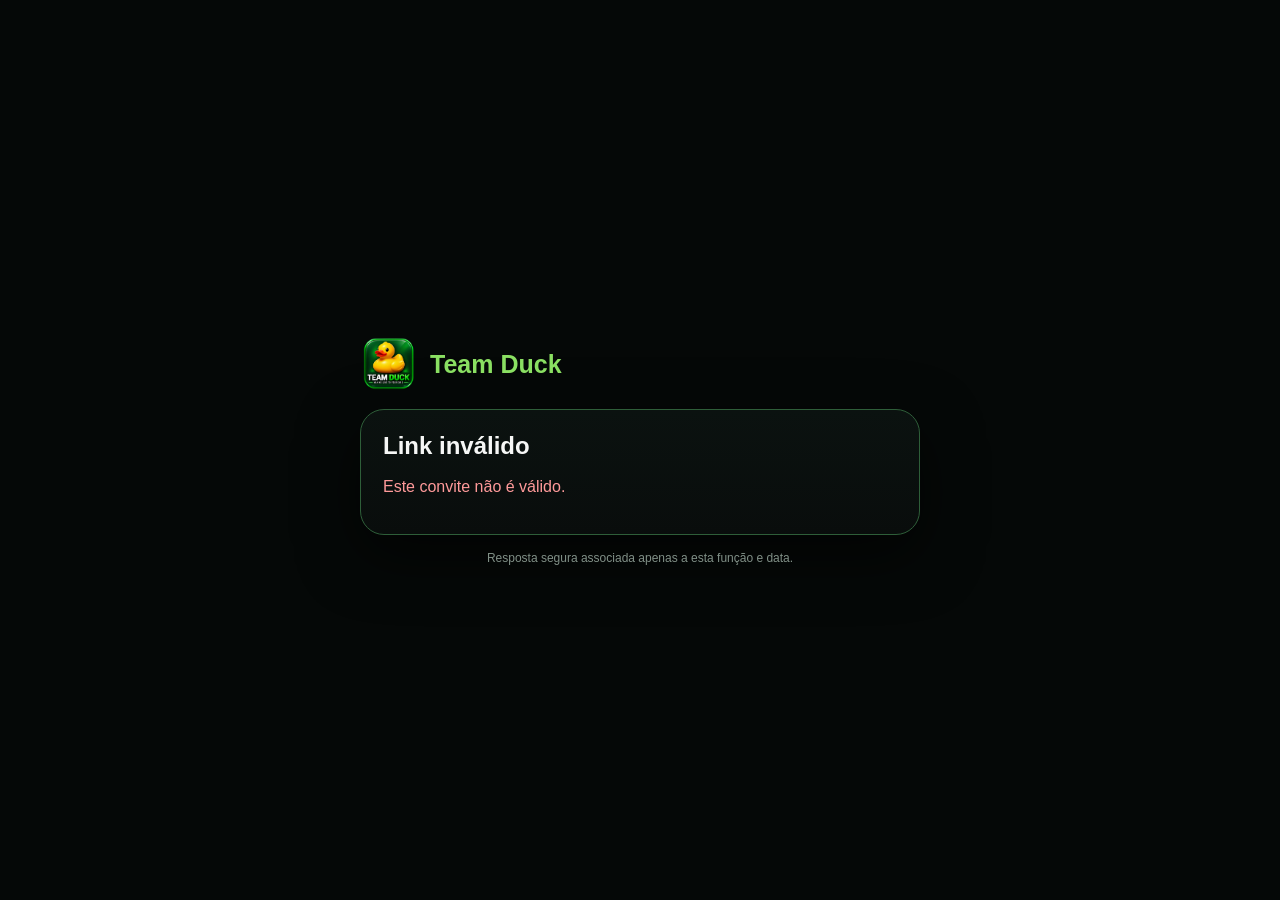
<file: confirm.html>
<!doctype html><html lang="pt-PT"><head><meta charset="utf-8"><meta name="viewport" content="width=device-width,initial-scale=1,viewport-fit=cover"><meta name="theme-color" content="#061008"><title>Team Duck · Confirmar disponibilidade</title><style>*{box-sizing:border-box}html,body{margin:0;background:#050807;color:#f6f7f6;font-family:-apple-system,BlinkMacSystemFont,"Segoe UI",sans-serif}body{min-height:100vh;display:grid;place-items:center;padding:22px}.wrap{width:min(100%,560px)}.brand{display:flex;align-items:center;gap:12px;margin-bottom:16px}.brand img{width:58px;height:58px;border-radius:16px}.brand strong{font-size:25px;color:#8adf62}.card{background:linear-gradient(180deg,#0b1210,#090d0c);border:1px solid #2e5e39;border-radius:24px;padding:22px;box-shadow:0 20px 60px #0009}h1{font-size:24px;margin:0 0 18px}.row{padding:12px 0;border-bottom:1px solid #1f2b25}.row:last-of-type{border-bottom:0}.k{display:block;color:#81d85d;font-size:12px;font-weight:800;text-transform:uppercase;margin-bottom:4px}.v{font-size:17px}.status{margin-top:16px;padding:12px 14px;border-radius:14px;background:#121d18;color:#dbe7df}.actions{display:grid;grid-template-columns:1fr;gap:12px;margin-top:20px}button{border:0;border-radius:15px;padding:15px;font:inherit;font-size:17px;font-weight:800;color:white}.yes{background:#2d9f54}.no{background:#8e3333}.msg{padding:12px 14px;margin-bottom:16px;border-radius:14px;background:#102219;color:#dff5e7}.error{color:#ff9a9a}.foot{text-align:center;color:#819087;font-size:12px;margin-top:16px}</style></head><body><main class="wrap"><div class="brand"><img src="401FB0DA-DAD2-49CE-89E0-A9850A0722F7.png" alt="Team Duck"><strong>Team Duck</strong></div><section class="card"><div id="content"><h1>A carregar convite…</h1></div></section><div class="foot">Resposta segura associada apenas a esta função e data.</div></main><script>const SUPA='https://fnuchugrbwvmmtfbpboa.supabase.co/functions/v1';const qs=new URLSearchParams(location.search);const token=qs.get('token')||'';let inviteKind='concert';const esc=s=>String(s??'').replace(/[&<>"']/g,m=>({'&':'&amp;','<':'&lt;','>':'&gt;','"':'&quot;',"'":'&#39;'}[m]));function statusLabel(s){return s==='accepted'?'✅ Disponível':s==='declined'?'❌ Indisponível':'⏳ A aguardar resposta'}async function load(){const host=document.getElementById('content');if(!token){host.innerHTML='<h1>Link inválido</h1><p class="error">Este convite não é válido.</p>';return}try{const r=await fetch(`${SUPA}/concert-invite?token=${encodeURIComponent(token)}`,{cache:'no-store'});const j=await r.json();if(!r.ok||!j.ok)throw new Error('expired');inviteKind=j.kind||'concert';const c=j.concert;const dt=new Intl.DateTimeFormat('pt-PT',{dateStyle:'full',timeStyle:'short',timeZone:'Europe/Lisbon'}).format(new Date(c.starts_at));const loc=[c.venue,c.city].filter(Boolean).join(' · ')||'Por definir';host.innerHTML=`<h1>Confirmar disponibilidade</h1><div class="row"><span class="k">Técnico</span><span class="v">${esc(c.technician_name)}</span></div><div class="row"><span class="k">Artista</span><span class="v">${esc(c.artist_name)}</span></div><div class="row"><span class="k">Data e hora</span><span class="v">${esc(dt)}</span></div><div class="row"><span class="k">Local</span><span class="v">${esc(loc)}</span></div><div class="row"><span class="k">Função</span><span class="v">${esc(c.work_position||'Por definir')}</span></div><div class="status" id="status">${statusLabel(c.technician_response)}</div><div class="actions"><button class="yes" onclick="answer('accepted')">✅ SIM, estou disponível</button><button class="no" onclick="answer('declined')">❌ NÃO, não estou disponível</button></div>`}catch(e){host.innerHTML='<h1>Convite indisponível</h1><p class="error">Este link é inválido ou expirou.</p>'}}async function answer(value){const buttons=document.querySelectorAll('button');buttons.forEach(b=>b.disabled=true);try{const endpoint=inviteKind==='assignment'?'assignment-response':'concert-response';const suffix=inviteKind==='assignment'?'': '&source=whatsapp&format=json';const r=await fetch(`${SUPA}/${endpoint}?token=${encodeURIComponent(token)}&answer=${encodeURIComponent(value)}${suffix}`,{cache:'no-store'});const j=await r.json();if(!r.ok||!j.ok)throw new Error('failed');document.getElementById('content').innerHTML=`<div class="msg">${value==='accepted'?'Disponibilidade confirmada. Obrigado.':'Indisponibilidade registada. Obrigado.'}</div><h1>${value==='accepted'?'✅ Resposta registada':'❌ Resposta registada'}</h1><p>Podes fechar esta página.</p>`}catch(e){buttons.forEach(b=>b.disabled=false);alert('Não foi possível registar a resposta. Tenta novamente.')}}load();</script></body></html>
</file>
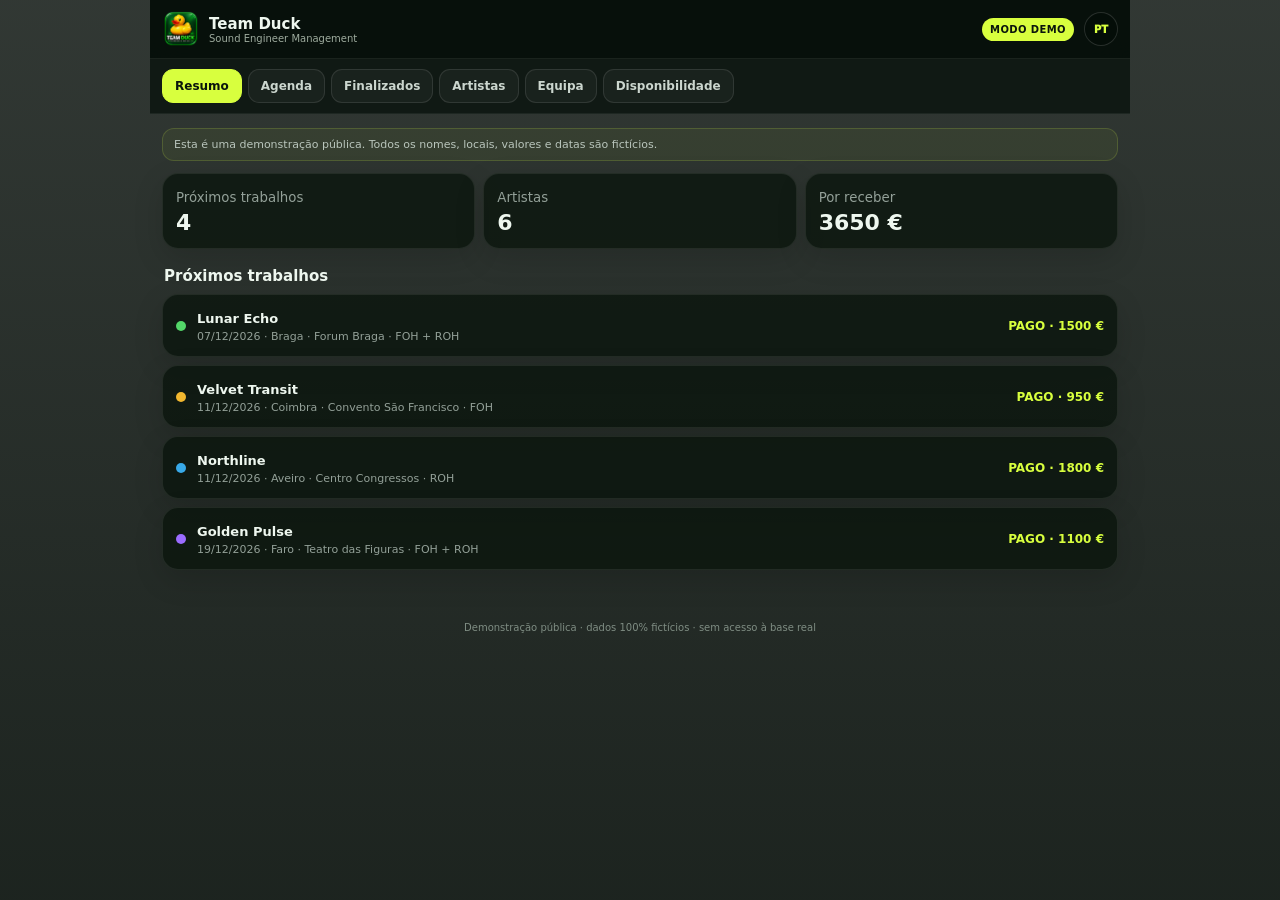
<file: demo-public.html>
<!doctype html><html lang="pt-PT"><head><meta charset="UTF-8"><meta name="viewport" content="width=device-width,initial-scale=1,maximum-scale=1,viewport-fit=cover"><meta name="theme-color" content="#0b170f"><title>Team Duck · Demo</title><link rel="icon" href="/401FB0DA-DAD2-49CE-89E0-A9850A0722F7.png"><style>*{box-sizing:border-box}body{margin:0;background:linear-gradient(rgba(4,12,7,.82),rgba(4,12,7,.9)),url('/team-duck-cinematic-bg.jpg') center/cover fixed;color:#eef7ef;font-family:Inter,system-ui,-apple-system,BlinkMacSystemFont,'Segoe UI',sans-serif;min-height:100vh}button{font:inherit}.shell{max-width:980px;margin:auto;min-height:100vh}.top{position:sticky;top:0;z-index:20;display:flex;align-items:center;gap:10px;padding:10px 12px;background:rgba(5,14,9,.94);backdrop-filter:blur(14px);border-bottom:1px solid rgba(255,255,255,.08)}.brand{display:flex;align-items:center;gap:9px;min-width:0}.brand img{width:38px;height:38px;border-radius:10px;object-fit:cover}.brand b{font-size:15px}.brand small{display:block;color:#9fac9f;font-size:10px}.spacer{flex:1}.badge{font-size:10px;font-weight:900;letter-spacing:.04em;padding:6px 8px;border-radius:999px;background:#d8ff3e;color:#0a150c;white-space:nowrap}.lang{position:relative}.lang>button{width:34px;height:34px;border-radius:50%;border:1px solid rgba(255,255,255,.14);background:rgba(4,13,8,.75);color:#d8ff3e;font-size:10px;font-weight:950}.lang-menu{position:absolute;right:0;top:40px;padding:5px;background:#07100b;border:1px solid rgba(255,255,255,.12);border-radius:12px;box-shadow:0 12px 30px #0008}.lang-menu[hidden]{display:none}.lang-menu button{display:block;width:48px;border:0;background:transparent;color:#c8d0ca;padding:8px;border-radius:8px;font-size:11px;font-weight:900}.nav{display:flex;gap:6px;overflow:auto;padding:10px 12px;border-bottom:1px solid rgba(255,255,255,.06);background:rgba(5,14,9,.72);scrollbar-width:none}.nav button{border:1px solid rgba(255,255,255,.1);background:rgba(255,255,255,.04);color:#cbd6ce;border-radius:11px;padding:9px 12px;font-size:12px;font-weight:800;white-space:nowrap}.nav button.active{background:#d8ff3e;color:#0a150c;border-color:#d8ff3e}.page{padding:14px 12px 34px}.demo-note{font-size:11px;color:#b9c5bc;padding:9px 11px;border:1px solid rgba(216,255,62,.16);background:rgba(216,255,62,.05);border-radius:12px;margin-bottom:12px}.stats{display:grid;grid-template-columns:repeat(3,1fr);gap:8px}.card,.item{background:rgba(7,18,11,.72);border:1px solid rgba(255,255,255,.08);border-radius:16px;padding:13px;box-shadow:0 10px 30px rgba(0,0,0,.14)}.card small,.item small{color:#93a098}.card b{display:block;font-size:22px;margin-top:4px}.section-title{margin:18px 2px 9px;font-size:15px}.list{display:grid;gap:8px}.item{display:flex;align-items:center;gap:11px}.dot{width:10px;height:10px;border-radius:50%;flex:0 0 10px}.main{min-width:0;flex:1}.main strong{font-size:13px}.main small{display:block;margin-top:3px;font-size:11px}.money{font-size:12px;font-weight:900;color:#d8ff3e}.past{filter:grayscale(1);opacity:.62}.avatar{width:42px;height:42px;border-radius:50%;display:grid;place-items:center;background:#163322;border:1px solid rgba(255,255,255,.1);font-weight:950;color:#d8ff3e}.status{font-size:10px;font-weight:900;padding:5px 7px;border-radius:999px}.green{background:#163c20;color:#7bed8b}.yellow{background:#3f3513;color:#ffd961}.red{background:#431c1c;color:#ff8d8d}.paid{background:#163c20;color:#8cf19c}.muted{color:#9ba79e}.footer{padding:18px 12px 30px;text-align:center;color:#7f8d83;font-size:10px}@media(max-width:600px){.brand small{display:none}.badge{font-size:9px;padding:5px 7px}.stats{gap:6px}.card{padding:11px}.card b{font-size:18px}.item{padding:11px}.money{font-size:11px}.top{gap:7px}.brand img{width:34px;height:34px}.brand b{font-size:13px}}</style></head><body><div class="shell"><header class="top"><div class="brand"><img src="/401FB0DA-DAD2-49CE-89E0-A9850A0722F7.png"><div><b>Team Duck</b><small>Sound Engineer Management</small></div></div><div class="spacer"></div><span class="badge" id="demoBadge">MODO DEMO</span><div class="lang"><button id="langBtn">PT</button><div id="langMenu" class="lang-menu" hidden><button data-lang="pt">PT</button><button data-lang="en">EN</button><button data-lang="fr">FR</button></div></div></header><nav class="nav" id="nav"></nav><main id="content"></main><div class="footer" id="footer">Demonstração pública · dados 100% fictícios · sem acesso à base real</div></div><script>(()=>{const L={pt:{tabs:['Resumo','Agenda','Finalizados','Artistas','Equipa','Disponibilidade'],demo:'MODO DEMO',note:'Esta é uma demonstração pública. Todos os nomes, locais, valores e datas são fictícios.',up:'Próximos trabalhos',artists:'Artistas',due:'Por receber',next:'Próximos trabalhos',closed:'Trabalhos finalizados e pagos',team:'Equipa fictícia',avail:'Disponibilidade da equipa',free:'Livre',hold:'Reserva',busy:'Ocupado',paid:'PAGO',footer:'Demonstração pública · dados 100% fictícios · sem acesso à base real'},en:{tabs:['Overview','Schedule','Completed','Artists','Team','Availability'],demo:'DEMO MODE',note:'This is a public demo. All names, venues, amounts and dates are fictional.',up:'Upcoming jobs',artists:'Artists',due:'Outstanding',next:'Upcoming jobs',closed:'Completed and paid jobs',team:'Fictional team',avail:'Team availability',free:'Available',hold:'Hold',busy:'Busy',paid:'PAID',footer:'Public demo · 100% fictional data · no access to the real database'},fr:{tabs:['Résumé','Agenda','Finalisés','Artistes','Équipe','Disponibilité'],demo:'MODE DÉMO',note:'Ceci est une démonstration publique. Tous les noms, lieux, montants et dates sont fictifs.',up:'Prochains travaux',artists:'Artistes',due:'À recevoir',next:'Prochains travaux',closed:'Travaux finalisés et payés',team:'Équipe fictive',avail:"Disponibilité de l’équipe",free:'Libre',hold:'Réserve',busy:'Occupé',paid:'PAYÉ',footer:'Démo publique · données 100 % fictives · aucun accès à la base réelle'}};let lang=localStorage.getItem('team-duck-public-demo-lang')||'pt',tab=0;const tech=['Miguel Santos','Ana Martins','Tiago Lopes','Marta Ferreira','Bruno Costa','Inês Almeida'],artists=['Neon Harbor','Atlas Avenue','Lunar Echo','Velvet Transit','Northline','Golden Pulse'];const jobs=[['Neon Harbor','Lisboa','Altice Arena','FOH',850,-12],['Atlas Avenue','Porto','Super Bock Arena','ROH',1200,-4],['Lunar Echo','Braga','Forum Braga','FOH + ROH',1500,2],['Velvet Transit','Coimbra','Convento São Francisco','FOH',950,6],['Northline','Aveiro','Centro Congressos','ROH',1800,6],['Golden Pulse','Faro','Teatro das Figuras','FOH + ROH',1100,14]];const colors=['#53d769','#f2b72f','#38a9e8','#9b6cff','#ff6b57','#2fd0b2'];function date(d){const x=new Date();x.setDate(x.getDate()+d);return new Intl.DateTimeFormat(lang==='pt'?'pt-PT':lang==='fr'?'fr-FR':'en-GB',{day:'2-digit',month:'short',year:'numeric'}).format(x)}function money(v){return new Intl.NumberFormat(lang==='pt'?'pt-PT':lang==='fr'?'fr-FR':'en-GB',{style:'currency',currency:'EUR',maximumFractionDigits:0}).format(v)}function job(j,i,paid=false){return `<div class="item ${j[5]<0?'past':''}"><span class="dot" style="background:${j[5]<0?'#777':colors[i%colors.length]}"></span><div class="main"><strong>${j[0]}</strong><small>${date(j[5])} · ${j[1]} · ${j[2]} · ${j[3]}</small></div><span class="money">${paid?L[lang].paid+' · ':''}${money(j[4])}</span></div>`}function renderNav(){nav.innerHTML=L[lang].tabs.map((x,i)=>`<button class="${i===tab?'active':''}" data-i="${i}">${x}</button>`).join('');nav.querySelectorAll('button').forEach(b=>b.onclick=()=>{tab=+b.dataset.i;render()})}function render(){document.documentElement.lang=lang==='pt'?'pt-PT':lang;langBtn.textContent=lang.toUpperCase();demoBadge.textContent=L[lang].demo;footer.textContent=L[lang].footer;renderNav();let h=`<section class="page"><div class="demo-note">${L[lang].note}</div>`;if(tab===0)h+=`<div class="stats"><div class="card"><small>${L[lang].up}</small><b>4</b></div><div class="card"><small>${L[lang].artists}</small><b>6</b></div><div class="card"><small>${L[lang].due}</small><b>${money(3650)}</b></div></div><h3 class="section-title">${L[lang].next}</h3><div class="list">${jobs.filter(x=>x[5]>=0).slice(0,4).map(job).join('')}</div>`;if(tab===1)h+=`<h3 class="section-title">${L[lang].tabs[1]}</h3><div class="list">${jobs.map(job).join('')}</div>`;if(tab===2)h+=`<h3 class="section-title">${L[lang].closed}</h3><div class="list">${jobs.slice(0,3).map((j,i)=>job(j,i,true)).join('')}</div>`;if(tab===3)h+=`<h3 class="section-title">${L[lang].tabs[3]}</h3><div class="list">${artists.map((a,i)=>`<div class="item"><span class="dot" style="background:${colors[i]}"></span><div class="main"><strong>${a}</strong><small>${['Lisboa','Porto','Braga','Coimbra','Aveiro','Faro'][i]} · ${money([850,1200,1500,950,1800,1100][i])}</small></div></div>`).join('')}</div>`;if(tab===4)h+=`<h3 class="section-title">${L[lang].team}</h3><div class="list">${tech.map((x,i)=>`<div class="item"><div class="avatar">${x.split(' ').map(y=>y[0]).slice(0,2).join('')}</div><div class="main"><strong>${x}</strong><small>${i<3?'Partner':'Substitute'} · ${['Lisboa','Porto','Braga','Coimbra','Aveiro','Faro'][i]}</small></div></div>`).join('')}</div>`;if(tab===5){const s=[['green',L[lang].free],['yellow',L[lang].hold],['red',L[lang].busy],['green',L[lang].free],['red',L[lang].busy],['yellow',L[lang].hold]];h+=`<h3 class="section-title">${L[lang].avail}</h3><div class="list">${tech.map((x,i)=>`<div class="item"><div class="avatar">${x.split(' ').map(y=>y[0]).slice(0,2).join('')}</div><div class="main"><strong>${x}</strong><small>${date(7)}</small></div><span class="status ${s[i][0]}">${s[i][1]}</span></div>`).join('')}</div>`}content.innerHTML=h+'</section>'}langBtn.onclick=e=>{e.stopPropagation();langMenu.hidden=!langMenu.hidden};langMenu.querySelectorAll('button').forEach(b=>b.onclick=e=>{e.stopPropagation();lang=b.dataset.lang;localStorage.setItem('team-duck-public-demo-lang',lang);langMenu.hidden=true;render()});document.addEventListener('click',()=>langMenu.hidden=true);render()})();</script></body></html>
</file>
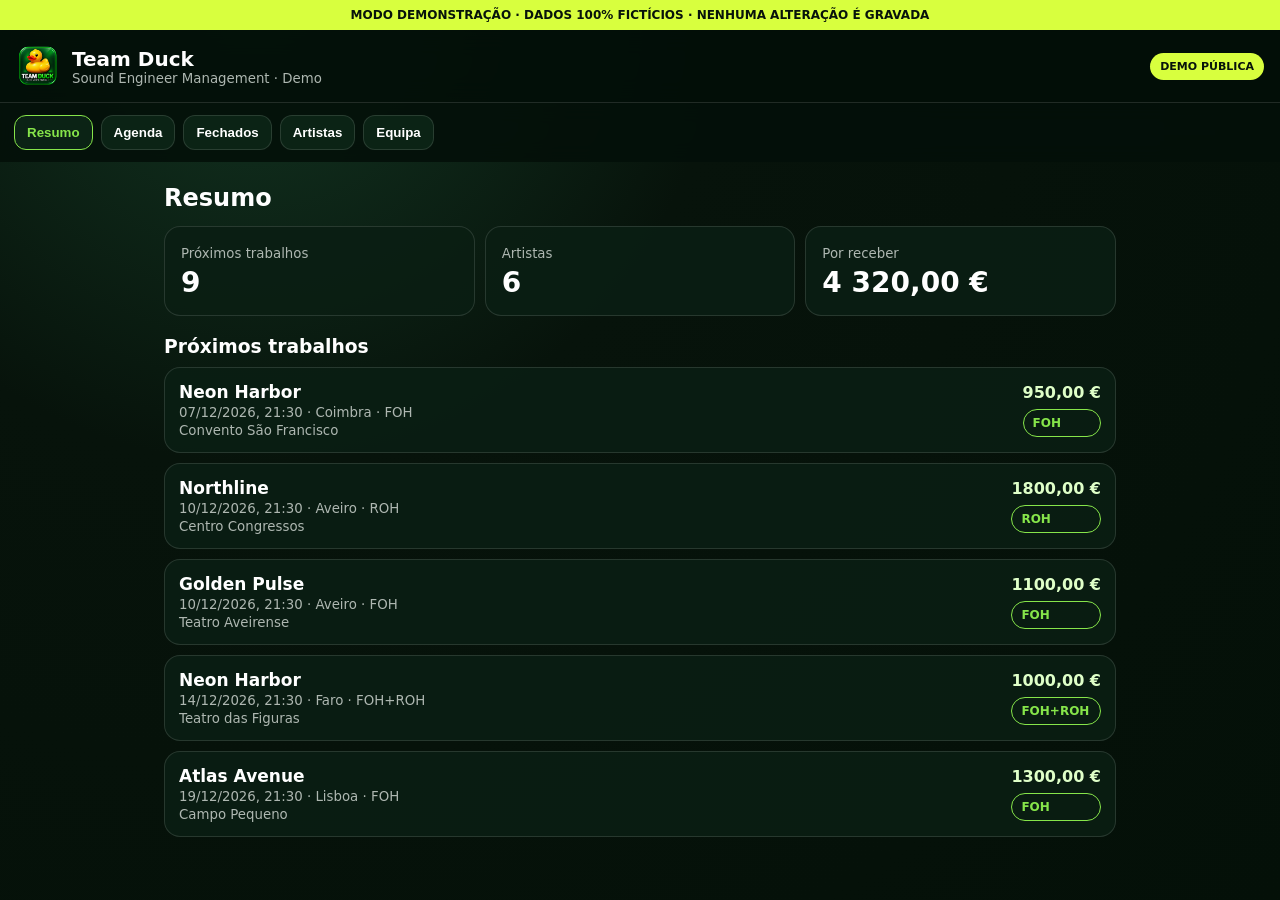
<file: demo.html>
<!doctype html><html lang="pt-PT"><head><meta charset="UTF-8"><meta name="viewport" content="width=device-width,initial-scale=1,maximum-scale=1,viewport-fit=cover"><meta name="theme-color" content="#00843D"><title>Team Duck · Demo</title><link rel="icon" href="/401FB0DA-DAD2-49CE-89E0-A9850A0722F7.png"><style>:root{color-scheme:dark;--g:#86e54a;--bg:#07130b;--panel:rgba(10,31,19,.9);--line:rgba(255,255,255,.12);--muted:#aeb7b1}*{box-sizing:border-box}body{margin:0;font-family:Inter,ui-sans-serif,system-ui,-apple-system,BlinkMacSystemFont,"Segoe UI",sans-serif;background:radial-gradient(circle at 20% 0,#133522 0,#07130b 34%,#041008 100%);color:#fff;min-height:100vh}header{position:sticky;top:0;z-index:5;display:flex;align-items:center;gap:12px;padding:14px 16px;background:rgba(3,15,8,.92);backdrop-filter:blur(12px);border-bottom:1px solid var(--line)}header img{width:44px;height:44px;object-fit:contain;border-radius:12px}header strong{font-size:20px}header small{display:block;color:var(--muted)}.badge{margin-left:auto;background:#d8ff3e;color:#07130b;padding:7px 10px;border-radius:999px;font-weight:900;font-size:11px}.banner{padding:8px 12px;text-align:center;background:#d8ff3e;color:#07130b;font-weight:900;font-size:12px}.nav{display:flex;gap:8px;overflow:auto;padding:12px 14px;position:sticky;top:73px;z-index:4;background:rgba(4,16,9,.9);backdrop-filter:blur(10px)}.nav button{border:1px solid var(--line);background:#0b2315;color:#fff;border-radius:12px;padding:9px 12px;font-weight:800;white-space:nowrap}.nav button.active{border-color:var(--g);color:var(--g)}main{max-width:980px;margin:0 auto;padding:18px 14px 50px}.page{display:none}.page.active{display:block}.stats{display:grid;grid-template-columns:repeat(3,1fr);gap:10px}.stat,.panel,.item{background:var(--panel);border:1px solid var(--line);border-radius:16px}.stat{padding:16px}.stat small{color:var(--muted)}.stat b{display:block;font-size:28px;margin-top:4px}.panel{padding:14px;margin-top:14px}.list{display:grid;gap:10px}.item{padding:14px;display:flex;justify-content:space-between;gap:12px;align-items:center}.item strong{display:block;font-size:17px}.item small{display:block;color:var(--muted);margin-top:3px}.money{font-weight:900;color:#dfffc8}.paid{color:#9dff9d;font-weight:900}.chip{padding:6px 9px;border-radius:999px;border:1px solid var(--g);color:var(--g);font-size:12px;font-weight:900}.muted{color:var(--muted)}h2{margin:4px 0 14px}h3{margin:20px 0 10px}@media(max-width:620px){.stats{grid-template-columns:1fr}.item{align-items:flex-start}.badge{display:none}.nav{top:73px}}</style></head><body><div class="banner">MODO DEMONSTRAÇÃO · DADOS 100% FICTÍCIOS · NENHUMA ALTERAÇÃO É GRAVADA</div><header><img src="/401FB0DA-DAD2-49CE-89E0-A9850A0722F7.png" alt="Team Duck"><div><strong>Team Duck</strong><small>Sound Engineer Management · Demo</small></div><span class="badge">DEMO PÚBLICA</span></header><nav class="nav"><button data-tab="resumo" class="active">Resumo</button><button data-tab="agenda">Agenda</button><button data-tab="fechados">Fechados</button><button data-tab="artistas">Artistas</button><button data-tab="equipa">Equipa</button></nav><main><section id="resumo" class="page active"><h2>Resumo</h2><div class="stats"><div class="stat"><small>Próximos trabalhos</small><b>9</b></div><div class="stat"><small>Artistas</small><b>6</b></div><div class="stat"><small>Por receber</small><b>4 320,00 €</b></div></div><h3>Próximos trabalhos</h3><div id="resumoList" class="list"></div></section><section id="agenda" class="page"><h2>Agenda</h2><div id="agendaList" class="list"></div></section><section id="fechados" class="page"><h2>Fechados</h2><p class="muted">Trabalhos pagos e finalizados.</p><div id="closedList" class="list"></div></section><section id="artistas" class="page"><h2>Artistas</h2><div id="artistList" class="list"></div></section><section id="equipa" class="page"><h2>Equipa</h2><div id="teamList" class="list"></div></section></main><script>const artists=[['Neon Harbor',850],['Atlas Avenue',1200],['Lunar Echo',1500],['Velvet Transit',950],['Northline',1800],['Golden Pulse',1100]];const team=[['Miguel Santos','Parceiro','Lisboa'],['Ana Martins','Parceiro','Porto'],['Tiago Lopes','Parceiro','Braga'],['Marta Ferreira','Substituto','Coimbra'],['Bruno Costa','Substituto','Aveiro'],['Inês Almeida','Substituto','Faro']];const rows=[['Neon Harbor','Coimbra','Convento São Francisco','FOH',950,2,false],['Northline','Aveiro','Centro Congressos','ROH',1800,5,false],['Golden Pulse','Aveiro','Teatro Aveirense','FOH',1100,5,false],['Neon Harbor','Faro','Teatro das Figuras','FOH+ROH',1000,9,false],['Atlas Avenue','Lisboa','Campo Pequeno','FOH',1300,14,false],['Lunar Echo','Lisboa','Coliseu','ROH',1550,14,false],['Velvet Transit','Porto','Casa da Música','FOH',900,21,false],['Northline','Braga','Theatro Circo','FOH+ROH',1750,30,false],['Golden Pulse','Coimbra','TAGV','ROH',1150,45,false],['Neon Harbor','Lisboa','Altice Arena','FOH',850,-20,true],['Atlas Avenue','Porto','Super Bock Arena','ROH',1200,-12,true],['Lunar Echo','Braga','Forum Braga','FOH+ROH',1500,-3,true]];const fmt=d=>new Intl.DateTimeFormat('pt-PT',{dateStyle:'medium',timeStyle:'short'}).format(d);const eur=v=>new Intl.NumberFormat('pt-PT',{style:'currency',currency:'EUR'}).format(v);function dateFor(days){const d=new Date();d.setDate(d.getDate()+days);d.setHours(21,30,0,0);return d}function card(r,closed=false){return `<article class="item"><div><strong>${r[0]}</strong><small>${fmt(dateFor(r[5]))} · ${r[1]} · ${r[3]}</small><small>${r[2]}</small>${closed?'<small class="paid">✓ Pago · Fechado</small>':''}</div><div><span class="money">${eur(r[4])}</span>${!closed?`<div class="chip" style="margin-top:7px">${r[3]}</div>`:''}</div></article>`}document.getElementById('resumoList').innerHTML=rows.filter(r=>!r[6]).slice(0,5).map(r=>card(r)).join('');document.getElementById('agendaList').innerHTML=rows.filter(r=>!r[6]).map(r=>card(r)).join('');document.getElementById('closedList').innerHTML=rows.filter(r=>r[6]).map(r=>card(r,true)).join('');document.getElementById('artistList').innerHTML=artists.map(a=>`<article class="item"><div><strong>${a[0]}</strong><small>booking@demo.invalid</small></div><span class="money">${eur(a[1])}</span></article>`).join('');document.getElementById('teamList').innerHTML=team.map(t=>`<article class="item"><div><strong>${t[0]}</strong><small>${t[1]} · ${t[2]}</small></div><span class="chip">${t[1]}</span></article>`).join('');document.querySelectorAll('.nav button').forEach(b=>b.onclick=()=>{document.querySelectorAll('.nav button').forEach(x=>x.classList.toggle('active',x===b));document.querySelectorAll('.page').forEach(p=>p.classList.toggle('active',p.id===b.dataset.tab))});</script></body></html>
</file>
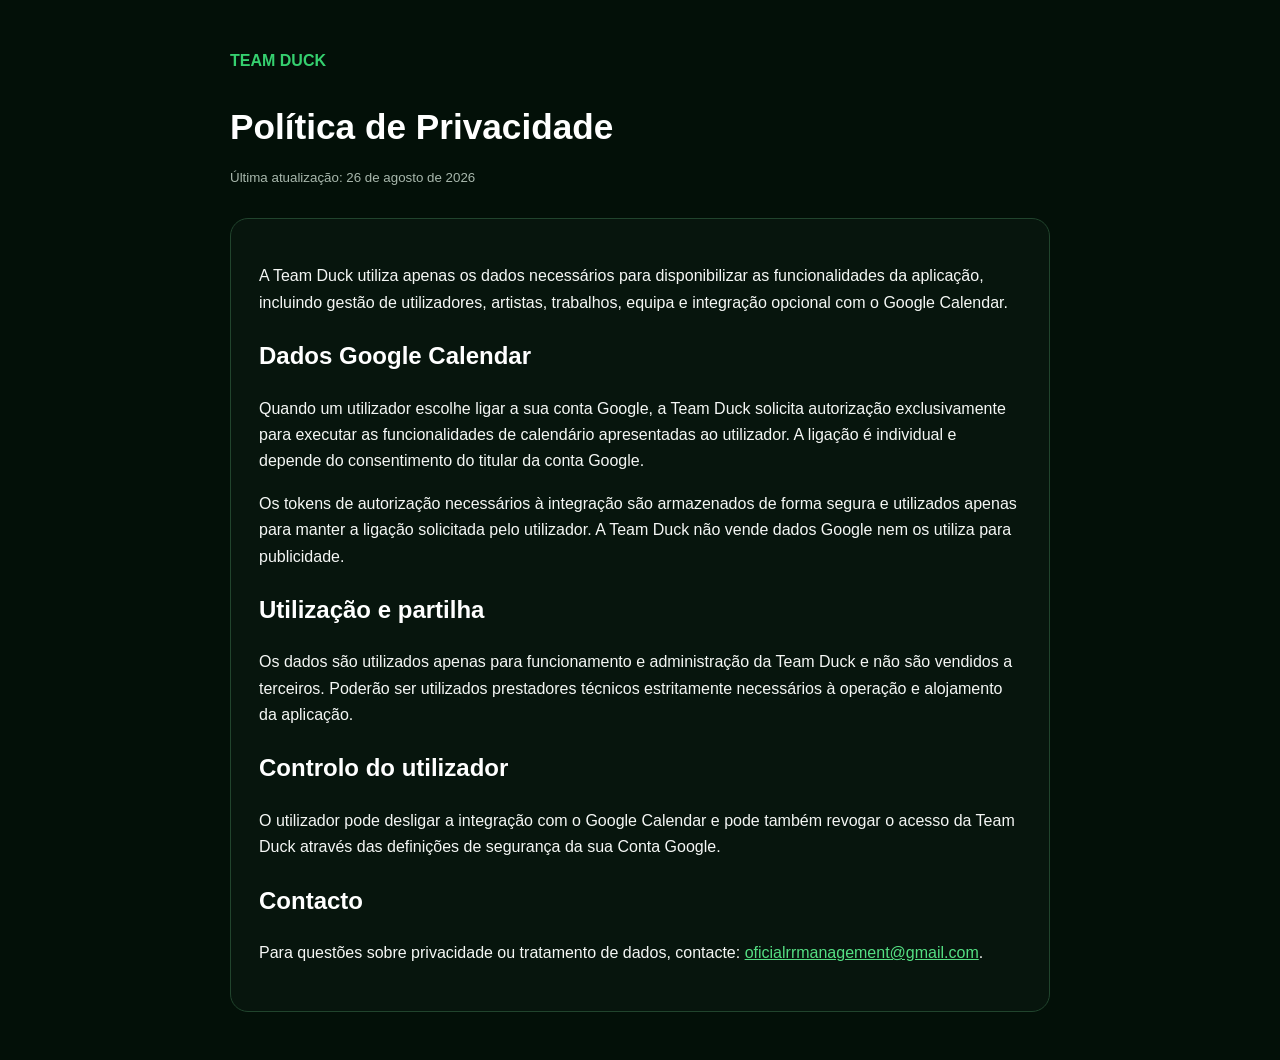
<file: privacy.html>
<!doctype html><html lang="pt"><head><meta charset="utf-8"><meta name="viewport" content="width=device-width,initial-scale=1"><title>Política de Privacidade — Team Duck</title><style>body{margin:0;background:#031008;color:#f5f7f5;font-family:-apple-system,BlinkMacSystemFont,"Segoe UI",sans-serif;line-height:1.65}.wrap{max-width:820px;margin:auto;padding:48px 22px}h1,h2{color:#fff}h1{font-size:2.2rem;margin-bottom:8px}.brand{color:#35d06f;font-weight:800}.card{background:#07150d;border:1px solid #21442d;border-radius:18px;padding:28px;margin-top:28px}a{color:#55df83}small{color:#a9b8ad}</style></head><body><main class="wrap"><div class="brand">TEAM DUCK</div><h1>Política de Privacidade</h1><small>Última atualização: 26 de agosto de 2026</small><div class="card"><p>A Team Duck utiliza apenas os dados necessários para disponibilizar as funcionalidades da aplicação, incluindo gestão de utilizadores, artistas, trabalhos, equipa e integração opcional com o Google Calendar.</p><h2>Dados Google Calendar</h2><p>Quando um utilizador escolhe ligar a sua conta Google, a Team Duck solicita autorização exclusivamente para executar as funcionalidades de calendário apresentadas ao utilizador. A ligação é individual e depende do consentimento do titular da conta Google.</p><p>Os tokens de autorização necessários à integração são armazenados de forma segura e utilizados apenas para manter a ligação solicitada pelo utilizador. A Team Duck não vende dados Google nem os utiliza para publicidade.</p><h2>Utilização e partilha</h2><p>Os dados são utilizados apenas para funcionamento e administração da Team Duck e não são vendidos a terceiros. Poderão ser utilizados prestadores técnicos estritamente necessários à operação e alojamento da aplicação.</p><h2>Controlo do utilizador</h2><p>O utilizador pode desligar a integração com o Google Calendar e pode também revogar o acesso da Team Duck através das definições de segurança da sua Conta Google.</p><h2>Contacto</h2><p>Para questões sobre privacidade ou tratamento de dados, contacte: <a href="mailto:oficialrrmanagement@gmail.com">oficialrrmanagement@gmail.com</a>.</p></div></main></body></html>
</file>
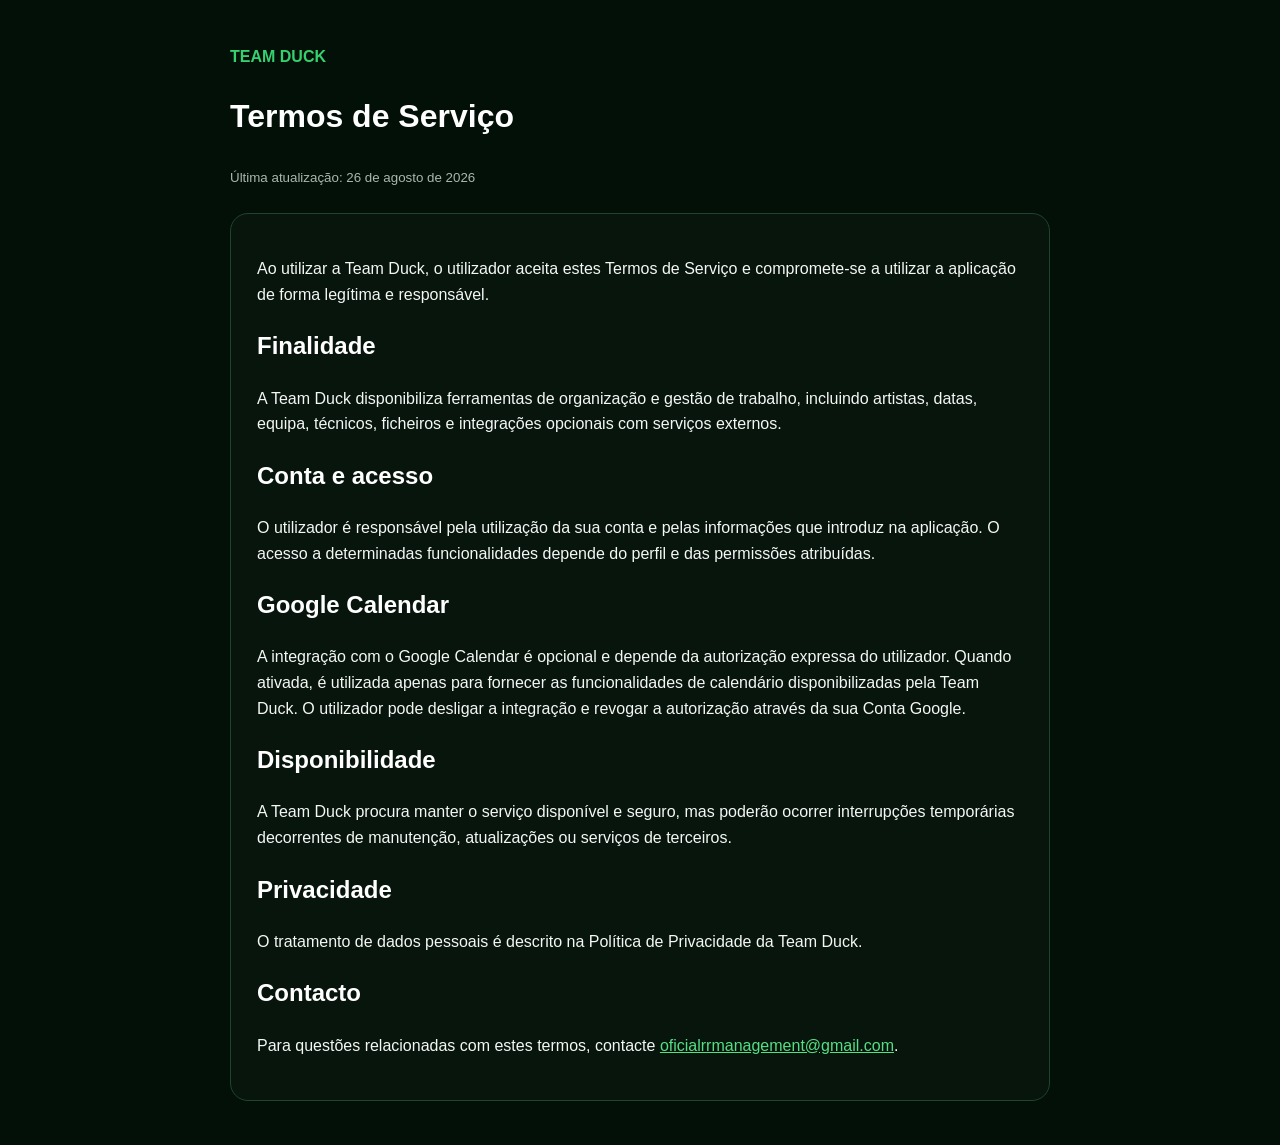
<file: terms.html>
<!doctype html><html lang="pt"><head><meta charset="utf-8"><meta name="viewport" content="width=device-width,initial-scale=1"><title>Termos de Serviço — Team Duck</title><style>body{margin:0;background:#031008;color:#f5f7f5;font-family:-apple-system,BlinkMacSystemFont,"Segoe UI",sans-serif;line-height:1.6}.wrap{max-width:820px;margin:auto;padding:44px 22px}.brand{color:#35d06f;font-weight:800}h1,h2{color:#fff}.card{background:#07150d;border:1px solid #21442d;border-radius:18px;padding:26px;margin-top:24px}a{color:#55df83}small{color:#a9b8ad}</style></head><body><main class="wrap"><div class="brand">TEAM DUCK</div><h1>Termos de Serviço</h1><small>Última atualização: 26 de agosto de 2026</small><div class="card"><p>Ao utilizar a Team Duck, o utilizador aceita estes Termos de Serviço e compromete-se a utilizar a aplicação de forma legítima e responsável.</p><h2>Finalidade</h2><p>A Team Duck disponibiliza ferramentas de organização e gestão de trabalho, incluindo artistas, datas, equipa, técnicos, ficheiros e integrações opcionais com serviços externos.</p><h2>Conta e acesso</h2><p>O utilizador é responsável pela utilização da sua conta e pelas informações que introduz na aplicação. O acesso a determinadas funcionalidades depende do perfil e das permissões atribuídas.</p><h2>Google Calendar</h2><p>A integração com o Google Calendar é opcional e depende da autorização expressa do utilizador. Quando ativada, é utilizada apenas para fornecer as funcionalidades de calendário disponibilizadas pela Team Duck. O utilizador pode desligar a integração e revogar a autorização através da sua Conta Google.</p><h2>Disponibilidade</h2><p>A Team Duck procura manter o serviço disponível e seguro, mas poderão ocorrer interrupções temporárias decorrentes de manutenção, atualizações ou serviços de terceiros.</p><h2>Privacidade</h2><p>O tratamento de dados pessoais é descrito na Política de Privacidade da Team Duck.</p><h2>Contacto</h2><p>Para questões relacionadas com estes termos, contacte <a href="mailto:oficialrrmanagement@gmail.com">oficialrrmanagement@gmail.com</a>.</p></div></main></body></html>
</file>
